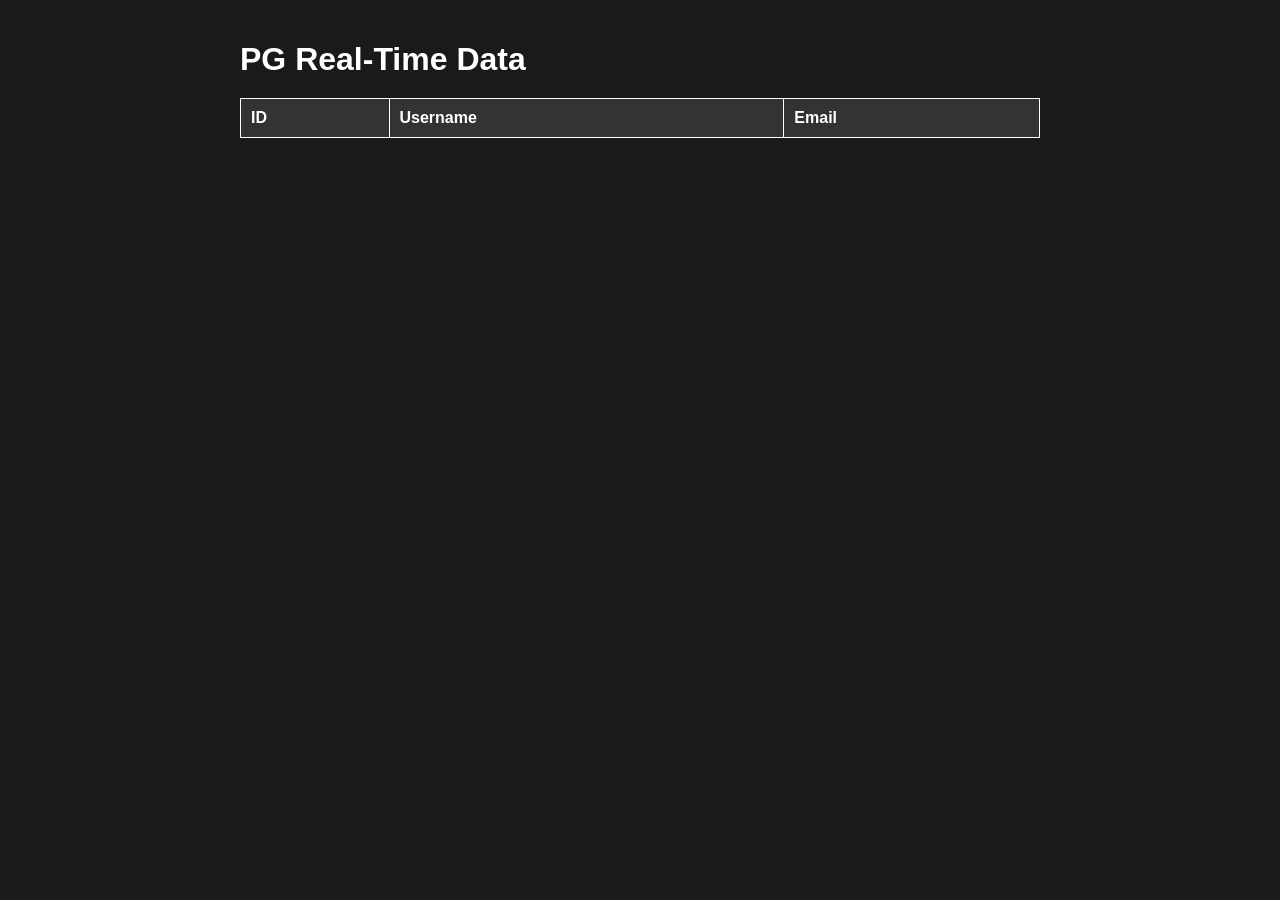
<file: _examples/live-table/index.html>
<!DOCTYPE html>
<html lang="en">

<head>
    <meta charset="UTF-8">
    <meta name="viewport" content="width=device-width, initial-scale=1.0">
    <title>PG Real-Time Data</title>
    <style>
        body {
            font-family: Arial, sans-serif;
            background-color: #1a1a1a;
            color: #ffffff;
            margin: 0;
            padding: 0;
        }

        .container {
            max-width: 800px;
            margin: 0 auto;
            padding: 20px;
        }

        h1 {
            font-size: 2rem;
            margin-bottom: 20px;
        }

        table {
            width: 100%;
            border-collapse: collapse;
            margin-top: 20px;
        }

        th,
        td {
            border: 1px solid #ffffff;
            padding: 10px;
            text-align: left;
        }

        th {
            background-color: #333333;
        }
    </style>
    <script>
        var socket = new WebSocket("ws://localhost:8080/websocket");
        socket.onopen = function (event) {
            socket.send(JSON.stringify({
                text: "ask_view"
            }));
        };
        socket.onmessage = function (event) {
            var data = JSON.parse(event.data);
            console.log(data);

            switch (data.type) {
                case "view":
                    // Replace the entire table body.
                    document.querySelector("tbody").innerHTML = data.data.map(function (row) {
                        return `<tr data-id="${row.id}"><td>${row.id}</td><td>${row.username}</td><td>${row.email}</td></tr>`;
                    }).join("");
                    break;
                case "insert":
                    console.log(`insert ${data.data.id}`);
                    var newRow = `<tr><td>${data.data.id}</td><td>${data.data.username}</td><td>${data.data.email}</td></tr>`;
                    document.querySelector("tbody").insertAdjacentHTML("beforeBegin" /* or beforeEnd */, newRow);
                    break;
                case "update":
                    console.log(`update ${data.data.id}`);
                    // Update an existing row (find by ID)
                    var existingRow = document.querySelector(`tr[data-id="${data.data.id}"]`);
                    if (existingRow) {
                        existingRow.innerHTML = `<td>${data.data.id}</td><td>${data.data.username}</td><td>${data.data.email}</td>`;
                    }
                    break;
                case "delete":
                    console.log(`delete ${data.id}`);
                    // Remove a row (find by ID)
                    var rowToRemove = document.querySelector(`tr[data-id="${data.data.id}"]`);
                    if (rowToRemove) {
                        rowToRemove.remove();
                    }
                    break;
                default:
                    console.log(`Don't know how to handle type '${data.type}'`);
            }
        };
    </script>
    </style>
</head>

<body>
    <div class="container">
        <h1>PG Real-Time Data</h1>
        <table>
            <thead>
                <tr>
                    <th>ID</th>
                    <th>Username</th>
                    <th>Email</th>
                </tr>
            </thead>
            <tbody>
                <!-- Replace with dynamic data -->
                <!-- Example row:
                <tr data-id="1">
                    <td>1</td>
                    <td>JohnDoe</td>
                    <td>john.doe@example.com</td>
                </tr> -->
            </tbody>
        </table>
    </div>
</body>

</html>
</file>
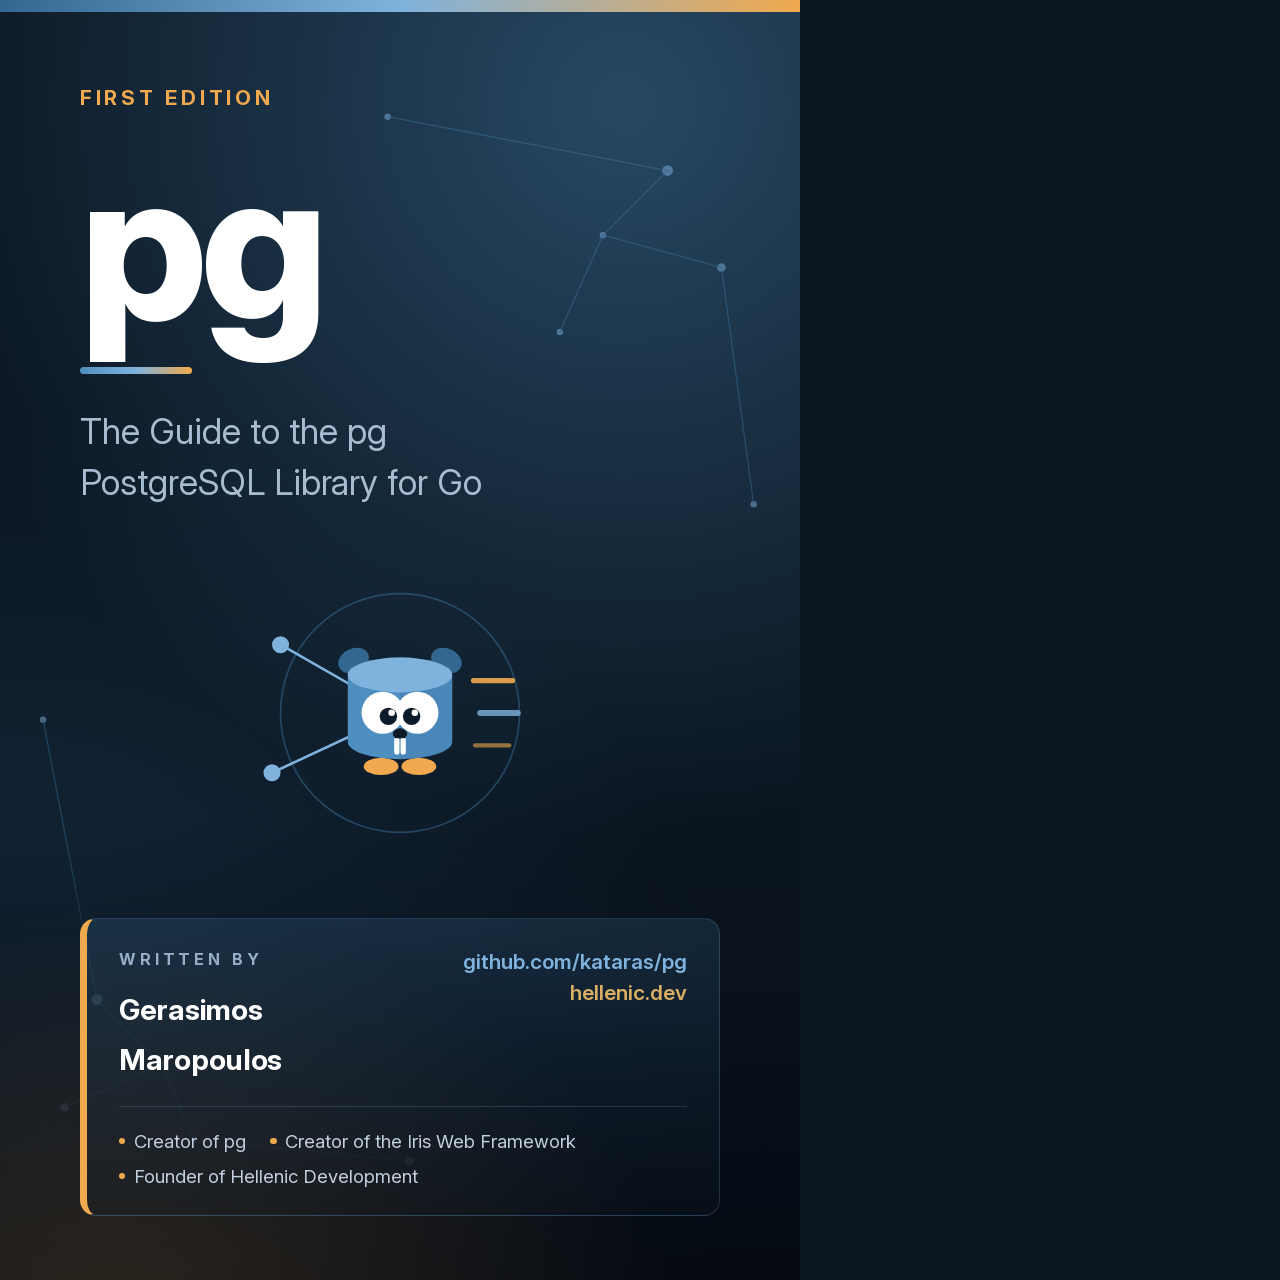
<file: book/output/pg-cover.html>
<!DOCTYPE html>
<html lang="en">
<head>
<meta charset="utf-8">
<title>pg: First Edition cover</title>
<style>
@font-face {
  font-family: "Inter";
  font-style: normal;
  font-weight: 100 900;
  font-display: block;
  src: url([data-uri]) format("woff2");
}
@font-face {
  font-family: "Inter";
  font-style: italic;
  font-weight: 100 900;
  font-display: block;
  src: url([data-uri]) format("woff2");
}
/*
 * pg book print stylesheet — light, modern, airy.
 * Design language: PostgreSQL elephant blue, restrained and editorial:
 *   brand:      #336791 (links/headings)  #2b5a7d (hover)  #4f8fc0 (solid)
 *   accent:     #7fb2dd (theme color)
 *   text:       #26313c primary, #5b6b78 secondary
 *   surfaces:   #ffffff page, #f5f7f8 soft, #e9f1f7 blue tint
 *   type:       Inter (embedded, optional); ligature-free monospace for code
 *
 * Pagination is produced by Paged.js. Hard-earned rules for it:
 *   - never use break-inside/break-after "avoid" on content that can grow
 *     taller than a page (no-progress layout loop, aborts the book);
 *   - never set overflow: hidden on breakable blocks;
 *   - never rely on bare whitespace-only text nodes (the generator wraps
 *     every code token in a span for this reason).
 */

:root {
    --brand-1: #336791;
    --brand-2: #2b5a7d;
    --brand-3: #4f8fc0;
    --accent: #7fb2dd;
    --text-1: #26313c;
    --text-2: #5b6b78;
    --text-3: #8a97a3;
    --bg: #ffffff;
    --bg-soft: #f5f7f8;
    --tint: #e9f1f7;
    --tint-strong: #d3e4ef;
    --panel: #f7fafc;
    --divider: #e3e8ec;
    --mono: "Cascadia Mono", Consolas, "SF Mono", Menlo, monospace;

    /* The one non-brand hue in the book: error and failure branches in
       diagrams, nowhere else. */
    --danger: #c53434;

    /* Cover only. The interior is light; the cover is a dark field, so it
       needs its own text and surface values. Amber is the warm end of the
       ramp and pairs with elephant blue without competing with it. */
    --amber: #f0a94e;
    --cover-bg: #0a1520;
    --cover-text-1: #ffffff;
    --cover-text-2: #a8bccf;
    --cover-link: #7fb2dd;
}

/* ---------- page masters ---------- */

@page {
    size: A4;
    margin: 24mm 20mm 22mm 20mm;

    @bottom-center {
        content: counter(page);
        font-family: "Inter", sans-serif;
        font-size: 8.5pt;
        color: var(--text-3);
    }
    @top-left {
        content: "pg";
        font-family: "Inter", sans-serif;
        font-size: 8.5pt;
        font-weight: 700;
        letter-spacing: 0.06em;
        color: var(--brand-1);
    }
    @top-right {
        content: string(chaptertitle);
        font-family: "Inter", sans-serif;
        font-size: 8pt;
        letter-spacing: 0.02em;
        color: var(--text-3);
    }
}

@page cover {
    margin: 0;
    @bottom-center { content: none; }
    @top-left { content: none; }
    @top-right { content: none; }
}

@page frontmatter {
    @top-right { content: none; }
}

/* ---------- base typography ---------- */

html, body {
    margin: 0;
    padding: 0;
}

body {
    font-family: "Inter", "Segoe UI", sans-serif;
    font-size: 10.6pt;
    line-height: 1.72;
    color: var(--text-1);
    background: var(--bg);
    font-kerning: normal;
    text-rendering: optimizeLegibility;
}

p {
    margin: 0 0 0.9em;
    orphans: 3;
    widows: 3;
}

a {
    color: var(--brand-1);
    text-decoration: none;
}

strong { font-weight: 650; }
em { color: inherit; }

hr {
    border: 0;
    border-top: 1px solid var(--divider);
    margin: 2em 0;
}

ul, ol { padding-left: 1.4em; margin: 0 0 1em; }
li { margin: 0.3em 0; }
li > p { margin-bottom: 0.4em; }
li::marker { color: var(--brand-3); }

blockquote {
    margin: 1.2em 0;
    padding: 0.85em 1.15em;
    border-left: 3px solid var(--accent);
    background: var(--panel);
    border-radius: 10px;
    color: var(--text-1);
    font-size: 0.96em;
}
blockquote p:last-child { margin-bottom: 0; }

/* ---------- headings ---------- */

h2, h3, h4 {
    font-weight: 700;
    line-height: 1.3;
    color: var(--text-1);
}

h2 {
    font-size: 16pt;
    letter-spacing: -0.01em;
    margin: 2.1em 0 0.9em;
}

/* A short brand bar under every section heading instead of a full-width
   rule: lighter on the eye, unmistakably "pg". */
h2::after {
    content: "";
    display: block;
    width: 11mm;
    height: 1.2mm;
    margin-top: 2.2mm;
    border-radius: 999px;
    background: linear-gradient(90deg, var(--brand-3), var(--accent));
}

h3 {
    font-size: 12.5pt;
    margin: 1.6em 0 0.5em;
    color: var(--brand-1);
}

h4 {
    font-size: 10.8pt;
    margin: 1.2em 0 0.4em;
    color: var(--text-2);
}

/* ---------- code ---------- */

code {
    font-family: var(--mono);
    font-size: 0.85em;
    /* Never render `!=` as a single glyph in a book that teaches typing. */
    font-variant-ligatures: none;
    font-feature-settings: "liga" 0, "calt" 0, "dlig" 0;
}

p code, li code, td code, h2 code, h3 code, blockquote code, dd code {
    background: var(--tint);
    border-radius: 5px;
    padding: 0.1em 0.42em;
    color: var(--brand-1);
}

figure.code {
    margin: 1.1em 0 1.35em;
    break-inside: auto;
    border: 1px solid var(--tint-strong);
    border-radius: 10px;
    background: var(--panel);
}

figure.code figcaption {
    float: right;
    font-family: var(--mono);
    font-size: 6.8pt;
    letter-spacing: 0.06em;
    text-transform: uppercase;
    color: var(--brand-1);
    background: var(--tint);
    border-radius: 999px;
    padding: 0.18em 0.9em;
    margin: 0.65em 0.8em 0 0;
}

figure.code pre {
    margin: 0;
    padding: 0.85em 1.1em 0.95em;
    font-family: var(--mono);
    font-size: 8.6pt;
    line-height: 1.55;
    white-space: pre-wrap;
    overflow-wrap: break-word;
    break-inside: auto;
    background: transparent !important;
    font-variant-ligatures: none;
    font-feature-settings: "liga" 0, "calt" 0, "dlig" 0;
}

/* ---------- diagrams ---------- */

/* Chapter diagrams are hand-authored SVG files under assets/diagrams,
   inlined into the document by the generator so their labels use the same
   embedded Inter as the body text and stay vector at print resolution. The
   root width/height attributes exist for GitHub, which renders the same
   files as plain images; here the text column wins.

   There is deliberately no break-inside here. Paged.js 0.4.3 treats an
   inline <svg> as an ordinary container and will happily fragment one
   mid-drawing, and it ignores break-inside entirely, so the property would
   be pure decoration. Diagrams are kept whole by the onOverflow handler in
   the page template, and the generator refuses any diagram taller than the
   text block. */
figure.diagram {
    margin: 1.5em 0 1.7em;
    padding: 0;
}

figure.diagram svg {
    display: block;
    width: 100%;
    height: auto;
}

figure.diagram figcaption {
    margin: 0.7em 0 0;
    font-size: 8.5pt;
    line-height: 1.5;
    color: var(--text-2);
}

/* ---------- tables ---------- */

/* Horizontal rules only: grids read like the 90s. Tables may fragment
   across pages (an unbreakable tall table would abort pagination). */
table {
    border-collapse: collapse;
    width: 100%;
    margin: 1.1em 0 1.35em;
    font-size: 9.2pt;
    line-height: 1.5;
}

th {
    color: var(--brand-1);
    font-weight: 650;
    text-align: left;
    border-bottom: 1.5pt solid var(--tint-strong);
}

th, td {
    border: 0;
    padding: 0.5em 0.9em 0.5em 0;
    vertical-align: top;
}

td { border-bottom: 0.6pt solid var(--divider); }
tr:last-child td { border-bottom: 0; }

/* ---------- cover ---------- */

/* One design, two geometries. Every dimension is a multiple of --u, one
   percent of the cover width, so the A4 print page (1:1.414) and the
   standalone 1600x2560 canvas (1:1.6) are the same layout at two scales;
   the standalone canvas's extra height lands in the flex gaps rather than
   in the type. No overflow: hidden anywhere — the outermost <svg> clips
   its own art, and Paged.js stalls on clipped blocks. */
.cover {
    --u: calc(var(--cover-w) / 100);
    --cover-w: 210mm;
    --cover-h: 297mm;
    page: cover;
    break-after: page;
    box-sizing: border-box;
    width: 100%;
    height: var(--cover-h);
    padding: calc(var(--u) * 10) calc(var(--u) * 10) calc(var(--u) * 8);
    display: flex;
    flex-direction: column;
    justify-content: space-between;
    position: relative;
    color: var(--cover-text-1);
    background-color: var(--cover-bg);
    background-image:
        radial-gradient(circle at 78% 8%,
            rgba(79, 143, 192, 0.42), rgba(79, 143, 192, 0) 55%),
        radial-gradient(circle at 4% 88%,
            rgba(51, 103, 145, 0.30), rgba(51, 103, 145, 0) 52%),
        linear-gradient(180deg, #0a1520 0%, #0a1520 58%, #060c14 100%);
}

/* The standalone canvas, screenshotted at deviceScaleFactor 2 -> 1600x2560. */
.cover--png {
    --cover-w: 800px;
    --cover-h: 1280px;
    width: var(--cover-w);
}

.cover::before {
    content: "";
    position: absolute;
    left: 0; right: 0; top: 0;
    height: calc(var(--u) * 1.5);
    background: linear-gradient(90deg,
        var(--brand-1), var(--accent), var(--amber));
}

.cover-art {
    position: absolute;
    inset: 0;
    opacity: 0.5;
}

.cover-art svg {
    display: block;
    width: 100%;
    height: 100%;
}

/* The author plate. The field above it is cool blue; this deepens toward
   the foot and warms at the left with a trace of the brand amber, so the
   credit block sits on its own surface instead of floating in the dark. It
   is a positioned sibling declared before the flex children, so those paint
   over it without any z-index bookkeeping. */
.cover-plate {
    position: absolute;
    left: 0; right: 0; bottom: 0;
    height: 36%;
    background:
        radial-gradient(ellipse at 14% 108%,
            rgba(240, 169, 78, 0.16), rgba(240, 169, 78, 0) 58%),
        linear-gradient(180deg,
            rgba(10, 21, 32, 0) 0%,
            rgba(9, 18, 30, 0.62) 36%,
            rgba(5, 10, 18, 0.94) 100%);
}

.cover-masthead,
.cover-hero,
.cover-footer {
    position: relative;
}

.cover-edition {
    font-size: calc(var(--u) * 2.6);
    font-weight: 700;
    letter-spacing: 0.18em;
    text-transform: uppercase;
    color: var(--amber);
    margin: 0 0 calc(var(--u) * 4);
}

/* Solid, deliberately. A gradient-filled title via background-clip: text
   renders correctly on screen but Chrome's PrintToPDF ignores the text clip
   and paints the gradient as a solid block over the whole line box. The
   gradient gesture lives in the rule below and the hairline above, both of
   which print. */
.cover-title {
    font-size: calc(var(--u) * 26);
    font-weight: 800;
    letter-spacing: -0.03em;
    line-height: 0.92;
    margin: 0;
    color: #ffffff;
}

.cover-rule {
    width: calc(var(--u) * 14);
    height: calc(var(--u) * 0.9);
    border-radius: 999px;
    margin: calc(var(--u) * 3.5) 0 calc(var(--u) * 4);
    background: linear-gradient(90deg,
        var(--brand-3), var(--accent), var(--amber));
}

.cover-subtitle {
    font-size: calc(var(--u) * 4.4);
    line-height: 1.45;
    color: var(--cover-text-2);
    max-width: calc(var(--u) * 62);
    margin: 0;
}

/* Symmetric clearance, and flex-shrink off. Both matter and for different
   reasons. The margins are the only clearance the hero gets once the column
   is full, so an asymmetric pair is not "more room at the foot" — it is less
   room at the head, where the subtitle is. And a shrinkable hero fails
   silently: the box collapses, the SVG inside keeps its own height, and with
   align-items: center it spills half the difference straight up into the
   subtitle. Sized to fit instead, so nothing has to give. */
.cover-hero {
    display: flex;
    align-items: center;
    justify-content: center;
    flex: 0 0 auto;
    margin: calc(var(--u) * 5) 0;
}

/* The hero is inlined as SVG, not linked as an image, so it stays vector all
   the way into the PDF. Two things follow from that and neither is optional.
   No filter: Chrome rasterizes a filtered subtree when printing, which would
   put the raster back. And the size lives here rather than on the <svg>,
   because the mark carries only a viewBox — presentation attributes only, so
   nothing inside it can be styled from this sheet.

   The cap binds on both geometries, so it is the number that sets the hero's
   size; the width is an upper bound the cap never lets it reach. It is in
   cover-h units because it is the one part of the design that has to answer
   to the page's height rather than its width — A4 is 1:1.414 against the
   canvas's 1:1.6, and what the shorter page runs out of is height. 0.20 is
   what the A4 column can seat without squeezing anything. */
.cover-hero svg {
    width: calc(var(--u) * 58);
    max-height: calc(var(--cover-h) * 0.20);
    height: auto;
}

/* The author card. Its own surface, a shade lighter than the field, with an
   amber rail down the left edge picking up the mark's core and the edition
   line. Name and domains on the top row, credit chips below a hairline:
   a credit block rather than four stacked lines. */
.cover-footer {
    box-sizing: border-box;
    border: 1px solid rgba(127, 178, 221, 0.22);
    border-left: calc(var(--u) * 0.9) solid var(--amber);
    border-radius: calc(var(--u) * 2);
    padding: calc(var(--u) * 3.4) calc(var(--u) * 4);
    background:
        linear-gradient(180deg,
            rgba(79, 143, 192, 0.17) 0%,
            rgba(51, 103, 145, 0.10) 55%,
            rgba(15, 28, 42, 0.20) 100%);
}

.cover-footer-top {
    display: flex;
    align-items: flex-start;
    justify-content: space-between;
    gap: calc(var(--u) * 4);
    padding-bottom: calc(var(--u) * 2.8);
    margin-bottom: calc(var(--u) * 2.8);
    border-bottom: 1px solid rgba(127, 178, 221, 0.20);
}

.cover-byline {
    font-size: calc(var(--u) * 2);
    font-weight: 700;
    letter-spacing: 0.24em;
    text-transform: uppercase;
    color: #96aec7;
    margin: 0 0 calc(var(--u) * 1.4);
}

.cover-author {
    font-size: calc(var(--u) * 3.6);
    font-weight: 700;
    letter-spacing: -0.01em;
    color: var(--cover-text-1);
    margin: 0;
}

/* One domain per brand, each in its own colour: pg blue, Hellenic amber. */
.cover-links {
    list-style: none;
    padding: 0;
    margin: 0;
    text-align: right;
}

.cover-links li {
    font-size: calc(var(--u) * 2.6);
    font-weight: 600;
    line-height: 1.5;
    margin: 0;
    white-space: nowrap;
}

.cover-link-iris { color: var(--cover-link); }
.cover-link-company { color: #d9ae62; }

.cover-credit {
    display: flex;
    flex-wrap: wrap;
    gap: calc(var(--u) * 1.5) calc(var(--u) * 3);
    list-style: none;
    padding: 0;
    margin: 0;
}

.cover-credit li {
    display: flex;
    align-items: center;
    gap: calc(var(--u) * 1.1);
    font-size: calc(var(--u) * 2.3);
    line-height: 1.25;
    color: #c2cfde;
    margin: 0;
}

/* The separator dot is drawn, not typed: the embedded Inter is a Latin
   subset, so a bullet glyph would risk tofu in the PDF. */
.cover-credit li::before {
    content: "";
    width: calc(var(--u) * 0.8);
    height: calc(var(--u) * 0.8);
    border-radius: 50%;
    background: var(--amber);
    flex: 0 0 auto;
}

/* ---------- colophon ---------- */

.colophon {
    page: frontmatter;
    break-after: page;
    padding-top: 34mm;
    max-width: 132mm;
}

.colophon h2 { font-size: 18pt; }

.colophon dl {
    display: grid;
    grid-template-columns: 28mm 1fr;
    row-gap: 0.5em;
    margin: 1.8em 0;
    font-size: 9.8pt;
}

.colophon dt { color: var(--text-3); font-weight: 650; }
.colophon dd { margin: 0; }

.colophon-note {
    margin-top: 2.2em;
    padding: 0.9em 1.15em;
    background: var(--panel);
    border-left: 3px solid var(--accent);
    border-radius: 10px;
    font-size: 9.8pt;
    color: var(--text-2);
}

/* ---------- table of contents ---------- */

.toc {
    page: frontmatter;
    break-before: page;
    break-after: page;
}

.toc h2 {
    font-size: 24pt;
    margin-bottom: 1.1em;
}

.toc > ol {
    list-style: none;
    padding: 0;
    margin: 0;
}

.toc-chapter { margin: 0.85em 0; }

.toc-chapter > a {
    display: flex;
    align-items: baseline;
    font-weight: 650;
    font-size: 11pt;
    color: var(--text-1);
}

.toc-num {
    color: var(--brand-3);
    min-width: 8mm;
    margin-right: 2mm;
    font-weight: 700;
}

.toc-chapter > a .toc-title { flex: 1; }

.toc-chapter > a::after {
    content: target-counter(attr(href), page);
    color: var(--text-3);
    font-weight: 400;
    margin-left: 3mm;
}

.toc-sections {
    list-style: none;
    padding-left: 10mm;
    margin: 0.25em 0 0.6em;
    font-size: 8.9pt;
    line-height: 1.75;
    column-count: 2;
    column-gap: 9mm;
}

.toc-sections li { margin: 0; }

.toc-sections a {
    color: var(--text-2);
    display: flex;
}

.toc-sections a::after {
    content: target-counter(attr(href), page);
    margin-left: auto;
    padding-left: 2mm;
    color: var(--text-3);
}

/* ---------- chapters ---------- */

.chapter {
    break-before: page;
}

.chapter-opener {
    margin: 0 0 11mm;
    padding: 14mm 0 7mm;
    position: relative;
}

.chapter-opener::after {
    content: "";
    display: block;
    height: 1.4mm;
    margin-top: 7mm;
    border-radius: 999px;
    background: linear-gradient(90deg, var(--brand-3), var(--accent) 45%,
        var(--tint-strong) 100%);
}

.chapter-number {
    display: inline-block;
    font-size: 9pt;
    font-weight: 700;
    letter-spacing: 0.16em;
    text-transform: uppercase;
    color: var(--brand-1);
    background: var(--tint);
    border-radius: 999px;
    padding: 0.35em 1.2em;
    margin-bottom: 4mm;
}

.chapter-opener h1 {
    font-size: 27pt;
    font-weight: 800;
    letter-spacing: -0.02em;
    line-height: 1.12;
    margin: 0;
    color: var(--text-1);
    string-set: chaptertitle content(text);
}

/* images */
img { max-width: 100%; }

/* Background */ .bg { background-color: #f7f7f7; }
/* PreWrapper */ .chroma { background-color: #f7f7f7; -webkit-text-size-adjust: none; }
/* Error */ .chroma .err { color: #f6f8fa; background-color: #82071e }
/* LineLink */ .chroma .lnlinks { outline: none; text-decoration: none; color: inherit }
/* LineTableTD */ .chroma .lntd { vertical-align: top; padding: 0; margin: 0; border: 0; }
/* LineTable */ .chroma .lntable { border-spacing: 0; padding: 0; margin: 0; border: 0; }
/* LineHighlight */ .chroma .hl { background-color: #dedede }
/* LineNumbersTable */ .chroma .lnt { white-space: pre; -webkit-user-select: none; user-select: none; margin-right: 0.4em; padding: 0 0.4em 0 0.4em;color: #7f7f7f }
/* LineNumbers */ .chroma .ln { white-space: pre; -webkit-user-select: none; user-select: none; margin-right: 0.4em; padding: 0 0.4em 0 0.4em;color: #7f7f7f }
/* Line */ .chroma .line { display: flex; }
/* Keyword */ .chroma .k { color: #cf222e }
/* KeywordConstant */ .chroma .kc { color: #cf222e }
/* KeywordDeclaration */ .chroma .kd { color: #cf222e }
/* KeywordNamespace */ .chroma .kn { color: #cf222e }
/* KeywordPseudo */ .chroma .kp { color: #cf222e }
/* KeywordReserved */ .chroma .kr { color: #cf222e }
/* KeywordType */ .chroma .kt { color: #cf222e }
/* NameAttribute */ .chroma .na { color: #1f2328 }
/* NameClass */ .chroma .nc { color: #1f2328 }
/* NameConstant */ .chroma .no { color: #0550ae }
/* NameDecorator */ .chroma .nd { color: #0550ae }
/* NameEntity */ .chroma .ni { color: #6639ba }
/* NameLabel */ .chroma .nl { color: #990000; font-weight: bold }
/* NameNamespace */ .chroma .nn { color: #24292e }
/* NameOther */ .chroma .nx { color: #1f2328 }
/* NameTag */ .chroma .nt { color: #0550ae }
/* NameBuiltin */ .chroma .nb { color: #6639ba }
/* NameBuiltinPseudo */ .chroma .bp { color: #6a737d }
/* NameVariable */ .chroma .nv { color: #953800 }
/* NameVariableClass */ .chroma .vc { color: #953800 }
/* NameVariableGlobal */ .chroma .vg { color: #953800 }
/* NameVariableInstance */ .chroma .vi { color: #953800 }
/* NameVariableMagic */ .chroma .vm { color: #953800 }
/* NameFunction */ .chroma .nf { color: #6639ba }
/* NameFunctionMagic */ .chroma .fm { color: #6639ba }
/* LiteralString */ .chroma .s { color: #0a3069 }
/* LiteralStringAffix */ .chroma .sa { color: #0a3069 }
/* LiteralStringBacktick */ .chroma .sb { color: #0a3069 }
/* LiteralStringChar */ .chroma .sc { color: #0a3069 }
/* LiteralStringDelimiter */ .chroma .dl { color: #0a3069 }
/* LiteralStringDoc */ .chroma .sd { color: #0a3069 }
/* LiteralStringDouble */ .chroma .s2 { color: #0a3069 }
/* LiteralStringEscape */ .chroma .se { color: #0a3069 }
/* LiteralStringHeredoc */ .chroma .sh { color: #0a3069 }
/* LiteralStringInterpol */ .chroma .si { color: #0a3069 }
/* LiteralStringOther */ .chroma .sx { color: #0a3069 }
/* LiteralStringRegex */ .chroma .sr { color: #0a3069 }
/* LiteralStringSingle */ .chroma .s1 { color: #0a3069 }
/* LiteralStringSymbol */ .chroma .ss { color: #032f62 }
/* LiteralNumber */ .chroma .m { color: #0550ae }
/* LiteralNumberBin */ .chroma .mb { color: #0550ae }
/* LiteralNumberFloat */ .chroma .mf { color: #0550ae }
/* LiteralNumberHex */ .chroma .mh { color: #0550ae }
/* LiteralNumberInteger */ .chroma .mi { color: #0550ae }
/* LiteralNumberIntegerLong */ .chroma .il { color: #0550ae }
/* LiteralNumberOct */ .chroma .mo { color: #0550ae }
/* Operator */ .chroma .o { color: #0550ae }
/* OperatorWord */ .chroma .ow { color: #0550ae }
/* OperatorReserved */ .chroma .or { color: #0550ae }
/* Punctuation */ .chroma .p { color: #1f2328 }
/* Comment */ .chroma .c { color: #57606a }
/* CommentHashbang */ .chroma .ch { color: #57606a }
/* CommentMultiline */ .chroma .cm { color: #57606a }
/* CommentSingle */ .chroma .c1 { color: #57606a }
/* CommentSpecial */ .chroma .cs { color: #57606a }
/* CommentPreproc */ .chroma .cp { color: #57606a }
/* CommentPreprocFile */ .chroma .cpf { color: #57606a }
/* GenericDeleted */ .chroma .gd { color: #82071e; background-color: #ffebe9 }
/* GenericEmph */ .chroma .ge { color: #1f2328 }
/* GenericInserted */ .chroma .gi { color: #116329; background-color: #dafbe1 }
/* GenericOutput */ .chroma .go { color: #1f2328 }
/* GenericUnderline */ .chroma .gl { text-decoration: underline }
/* TextWhitespace */ .chroma .w { color: #ffffff }
</style>
<style>
html { background: var(--cover-bg); }
body { width: 800px; height: 1280px; overflow: hidden; }
</style>
</head>
<body>


<section class="cover cover--png">
  <div class="cover-art"><svg viewBox="0 0 743 1052" xmlns="http://www.w3.org/2000/svg"><g fill="#7fb2dd"><circle cx="620" cy="90" r="5"/><circle cx="560" cy="150" r="3"/><circle cx="670" cy="180" r="4"/><circle cx="520" cy="240" r="3"/><circle cx="90" cy="860" r="5"/><circle cx="150" cy="920" r="3"/><circle cx="60" cy="960" r="4"/><circle cx="180" cy="990" r="3"/><circle cx="360" cy="40" r="3"/><circle cx="700" cy="400" r="3"/><circle cx="40" cy="600" r="3"/><circle cx="380" cy="1010" r="4"/></g><g stroke="#4f8fc0" stroke-width="1.2" stroke-opacity="0.6"><path d="M620 90 L560 150"/><path d="M560 150 L670 180"/><path d="M560 150 L520 240"/><path d="M90 860 L150 920"/><path d="M150 920 L60 960"/><path d="M150 920 L180 990"/><path d="M360 40 L620 90"/><path d="M700 400 L670 180"/><path d="M40 600 L90 860"/><path d="M380 1010 L180 990"/></g></svg></div>
  <div class="cover-plate"></div>
  <div class="cover-masthead">
    <p class="cover-edition">First Edition</p>
    <h1 class="cover-title">pg</h1>
    <div class="cover-rule"></div>
    <p class="cover-subtitle">The Guide to the pg PostgreSQL Library for Go</p>
  </div>
  <div class="cover-hero"><svg viewBox="0 0 420 300" xmlns="http://www.w3.org/2000/svg"><circle cx="210" cy="150" r="140" fill="none" stroke="#4F8FC0" stroke-width="2" stroke-opacity="0.35"/><path d="M210 150L70 70" stroke="#7FB2DD" stroke-width="3" stroke-linecap="round"/><path d="M210 150L60 220" stroke="#7FB2DD" stroke-width="3" stroke-linecap="round"/><circle cx="70" cy="70" r="10" fill="#7FB2DD"/><circle cx="60" cy="220" r="10" fill="#7FB2DD"/><g stroke-linecap="round"><path d="M296 112H342" stroke="#F0A94E" stroke-width="6" opacity="0.9"/><path d="M304 150H348" stroke="#7FB2DD" stroke-width="7" opacity="0.8"/><path d="M298 188H338" stroke="#F0A94E" stroke-width="5" opacity="0.6"/></g><g transform="translate(125 63) scale(0.85)"><ellipse cx="36" cy="30" rx="22" ry="16.5" transform="rotate(-25 36 30)" fill="#336791"/><ellipse cx="164" cy="30" rx="22" ry="16.5" transform="rotate(25 164 30)" fill="#336791"/><ellipse cx="74" cy="176" rx="24" ry="12" fill="#F0A94E"/><ellipse cx="126" cy="176" rx="24" ry="12" fill="#F0A94E"/><path d="M28 50A72 24 0 0 1 172 50V142A72 24 0 0 1 28 142Z" fill="#4F8FC0"/><path d="M172 50V142A72 24 0 0 1 100 166V26A72 24 0 0 1 172 50Z" fill="#336791" opacity="0.18"/><ellipse cx="100" cy="50" rx="72" ry="24" fill="#7FB2DD"/><circle cx="76" cy="102" r="29" fill="#FFFFFF"/><circle cx="124" cy="102" r="29" fill="#FFFFFF"/><circle cx="84" cy="107" r="12" fill="#0C1B2A"/><circle cx="116" cy="107" r="12" fill="#0C1B2A"/><circle cx="88.5" cy="102" r="4.5" fill="#FFFFFF"/><circle cx="120.5" cy="102" r="4.5" fill="#FFFFFF"/><ellipse cx="100" cy="131" rx="10" ry="7.5" fill="#0C1B2A"/><path d="M92 137H99.2V156A3.6 3.6 0 0 1 92 156Z" fill="#FFFFFF"/><path d="M100.8 137H108V156A3.6 3.6 0 0 1 100.8 156Z" fill="#FFFFFF"/></g></svg></div>
  <div class="cover-footer">
    <div class="cover-footer-top">
      <div>
        <p class="cover-byline">Written by</p>
        <p class="cover-author">Gerasimos Maropoulos</p>
      </div>
      <ul class="cover-links">
        <li class="cover-link-iris">github.com/kataras/pg</li>
        <li class="cover-link-company">hellenic.dev</li>
      </ul>
    </div>
    <ul class="cover-credit">
      <li>Creator of pg</li><li>Creator of the Iris Web Framework</li><li>Founder of Hellenic Development</li>
    </ul>
  </div>
</section>


<script>
document.fonts.ready.then(function () {
    requestAnimationFrame(function () {
        requestAnimationFrame(function () { window.__coverReady = true; });
    });
});
</script>
</body>
</html>
</file>
